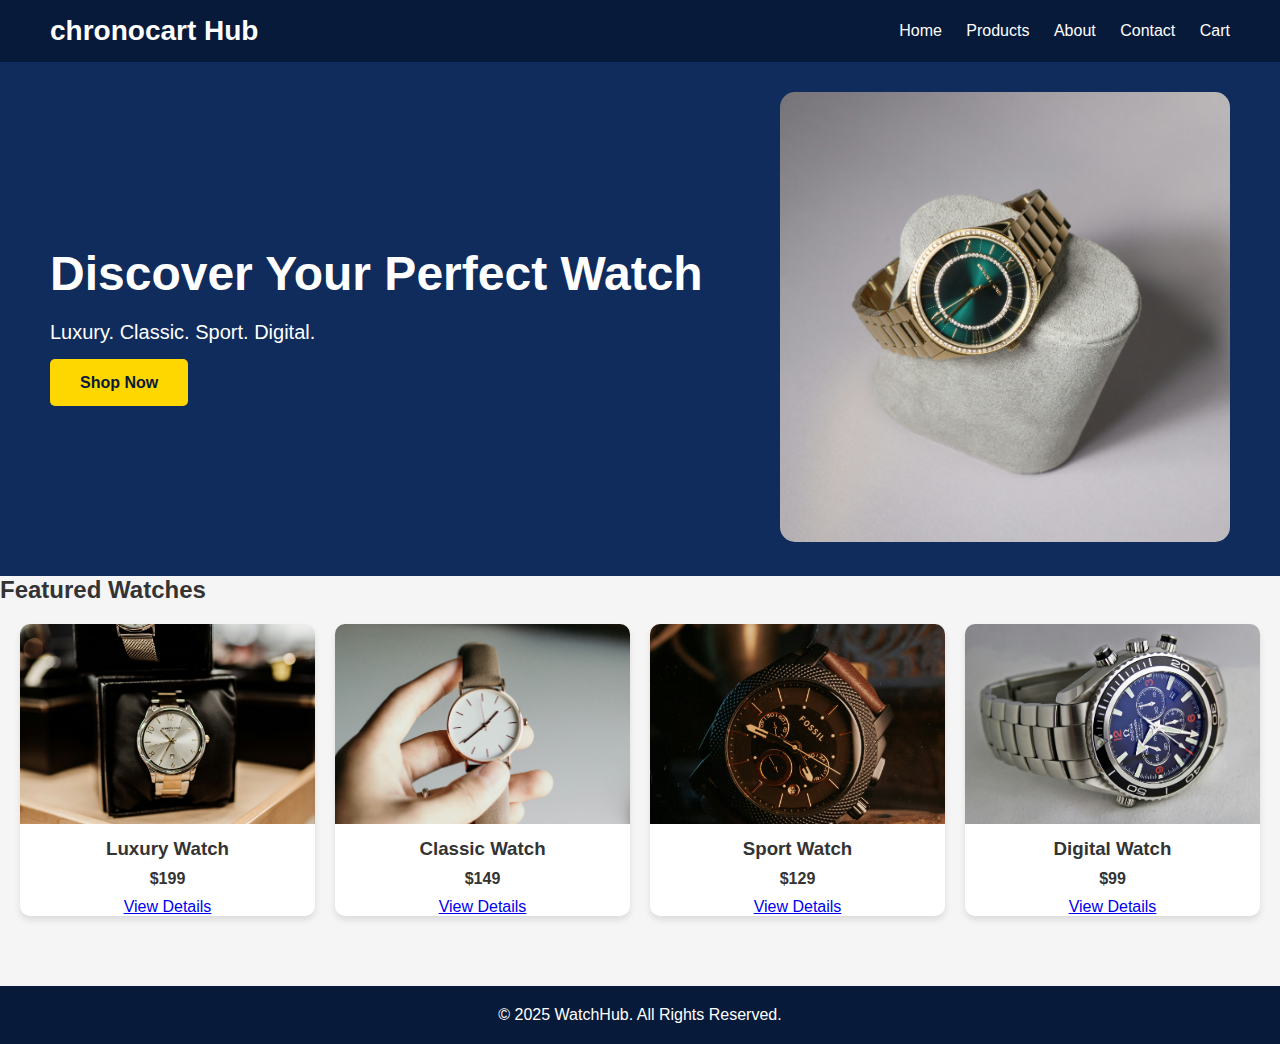
<file: index.html>
<!DOCTYPE html>
<html lang="en">
<head>
    <meta charset="UTF-8">
    <meta name="viewport" content="width=device-width, initial-scale=1.0">
    <title>chronocart Hub - Home</title>
    <link rel="stylesheet" href="css/style.css">
</head>
<body>
    <!-- Header -->
    <header>
        <div class="logo">chronocart Hub</div>
        <nav>
            <a href="index.html">Home</a>
            <a href="products.html">Products</a>
            <a href="about.html">About</a>
            <a href="contact.html">Contact</a>
            <a href="cart.html">Cart</a>
        </nav>
    </header>

    <!-- Hero Section -->
    <section class="hero">
        <div class="hero-text">
            <h1>Discover Your Perfect Watch</h1>
            <p>Luxury. Classic. Sport. Digital.</p>
            <a href="products.html" class="btn">Shop Now</a>
        </div>
        <div class="hero-image">
            <img src="images/hero.jpg" alt="Hero Watch">
        </div>
    </section>

    <!-- Featured Products -->
    <section class="featured-products">
        <h2>Featured Watches</h2>
        <div class="products-grid">
            <div class="product-card">
                <img src="images/hero1.jpg" alt="Luxury Watch">
                <h3>Luxury Watch</h3>
                <p>$199</p>
                <a href="product-details.html">View Details</a>
            </div>
            <div class="product-card">
                <img src="images/hero2.jpg" alt="Classic Watch">
                <h3>Classic Watch</h3>
                <p>$149</p>
                <a href="product-details.html">View Details</a>
            </div>
            <div class="product-card">
                <img src="images/hero3.jpg" alt="Sport Watch">
                <h3>Sport Watch</h3>
                <p>$129</p>
                <a href="product-details.html">View Details</a>
            </div>
            <div class="product-card">
                <img src="images/hero4.jpg" alt="Digital Watch">
                <h3>Digital Watch</h3>
                <p>$99</p>
                <a href="product-details.html">View Details</a>
            </div>
        </div>
    </section>

    <!-- Footer -->
    <footer>
        <p>&copy; 2025 WatchHub. All Rights Reserved.</p>
    </footer>
</body>
</html>
</file>
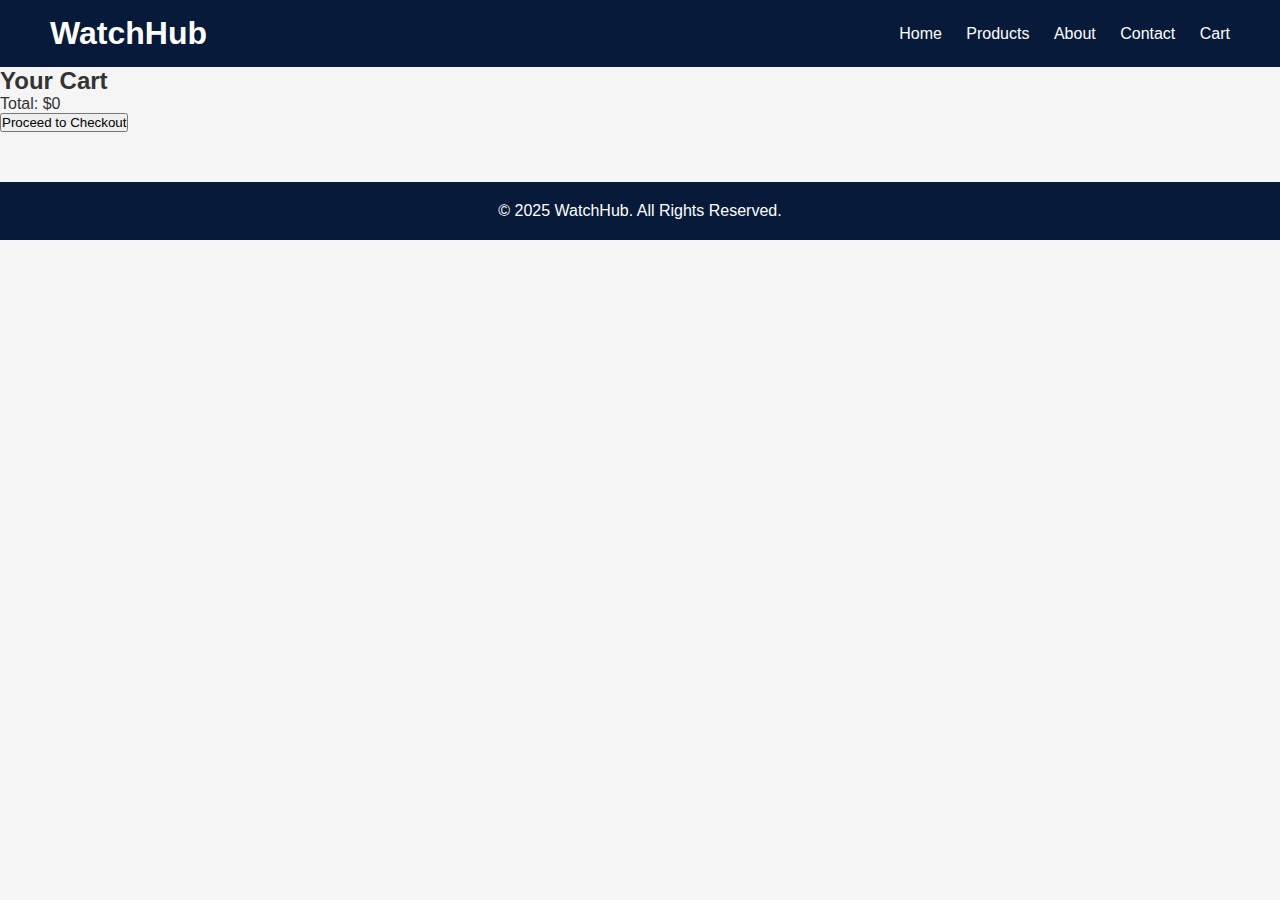
<file: cart.html>
<!DOCTYPE html>
<html lang="en">
<head>
    <meta charset="UTF-8">
    <meta name="viewport" content="width=device-width, initial-scale=1.0">
    <title>WatchHub - Cart</title>
    <link rel="stylesheet" href="css/style.css">
</head>
<body>
    <header>
        <h1>WatchHub</h1>
        <nav>
            <a href="index.html">Home</a>
            <a href="products.html">Products</a>
            <a href="about.html">About</a>
            <a href="contact.html">Contact</a>
            <a href="cart.html">Cart</a>
        </nav>
    </header>

    <section class="cart-section">
        <h2>Your Cart</h2>
        <div id="cart-items"></div>
        <p id="total-price"></p>
        <a href="checkout.html"><button>Proceed to Checkout</button></a>
    </section>

    <footer>
        <p>&copy; 2025 WatchHub. All Rights Reserved.</p>
    </footer>

    <script src="js/script.js"></script>
</body>
</html>
</file>
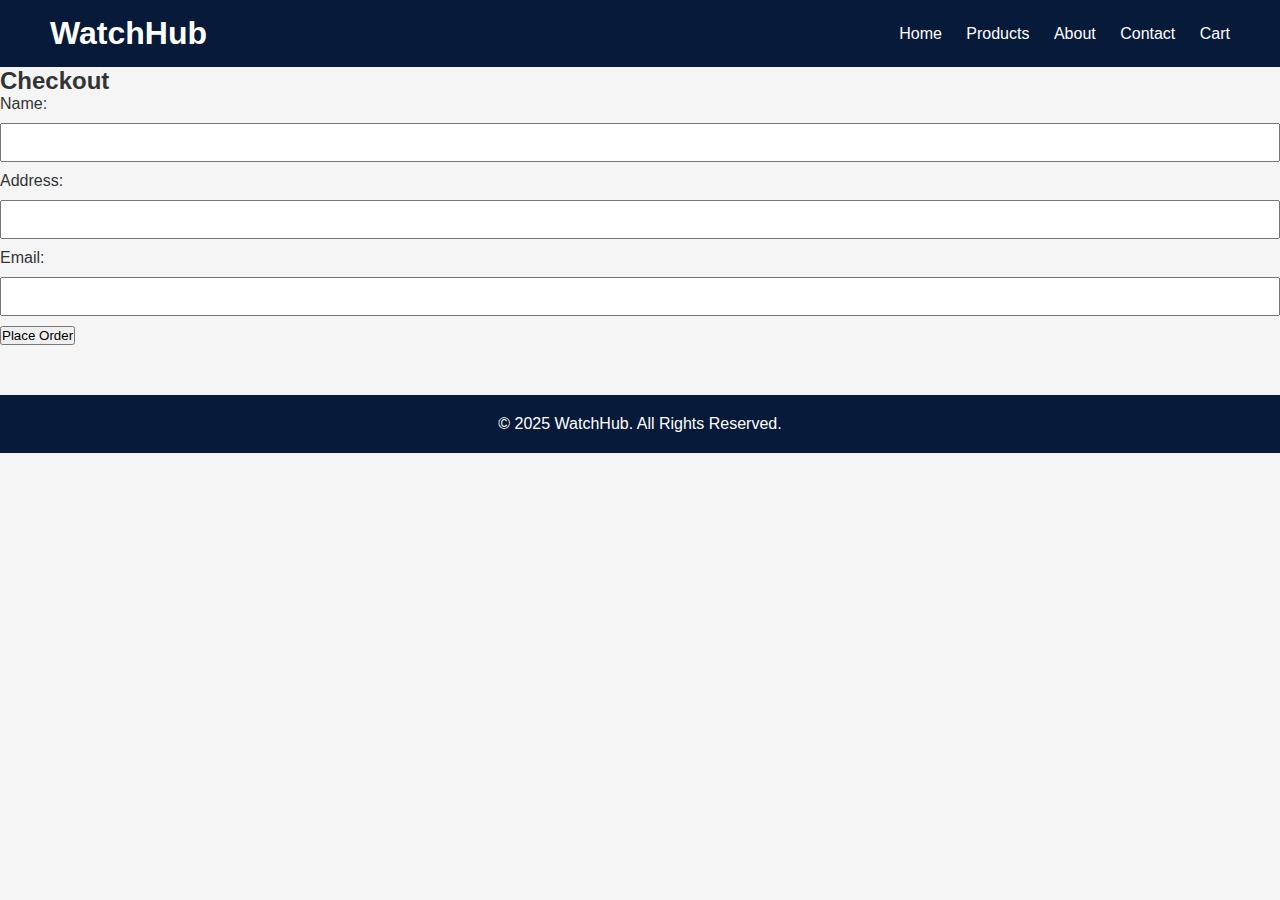
<file: checkout.html>
<!DOCTYPE html>
<html lang="en">
<head>
    <meta charset="UTF-8">
    <meta name="viewport" content="width=device-width, initial-scale=1.0">
    <title>WatchHub - Checkout</title>
    <link rel="stylesheet" href="css/style.css">
</head>
<body>
    <header>
        <h1>WatchHub</h1>
        <nav>
            <a href="index.html">Home</a>
            <a href="products.html">Products</a>
            <a href="about.html">About</a>
            <a href="contact.html">Contact</a>
            <a href="cart.html">Cart</a>
        </nav>
    </header>

    <section class="checkout">
        <h2>Checkout</h2>
        <form onsubmit="placeOrder(); return false;">
            <label>Name:</label>
            <input type="text" id="name" required>
            <label>Address:</label>
            <input type="text" id="address" required>
            <label>Email:</label>
            <input type="email" id="email" required>
            <button type="submit">Place Order</button>
        </form>
    </section>

    <footer>
        <p>&copy; 2025 WatchHub. All Rights Reserved.</p>
    </footer>

    <script src="js/script.js"></script>
</body>
</html>
</file>
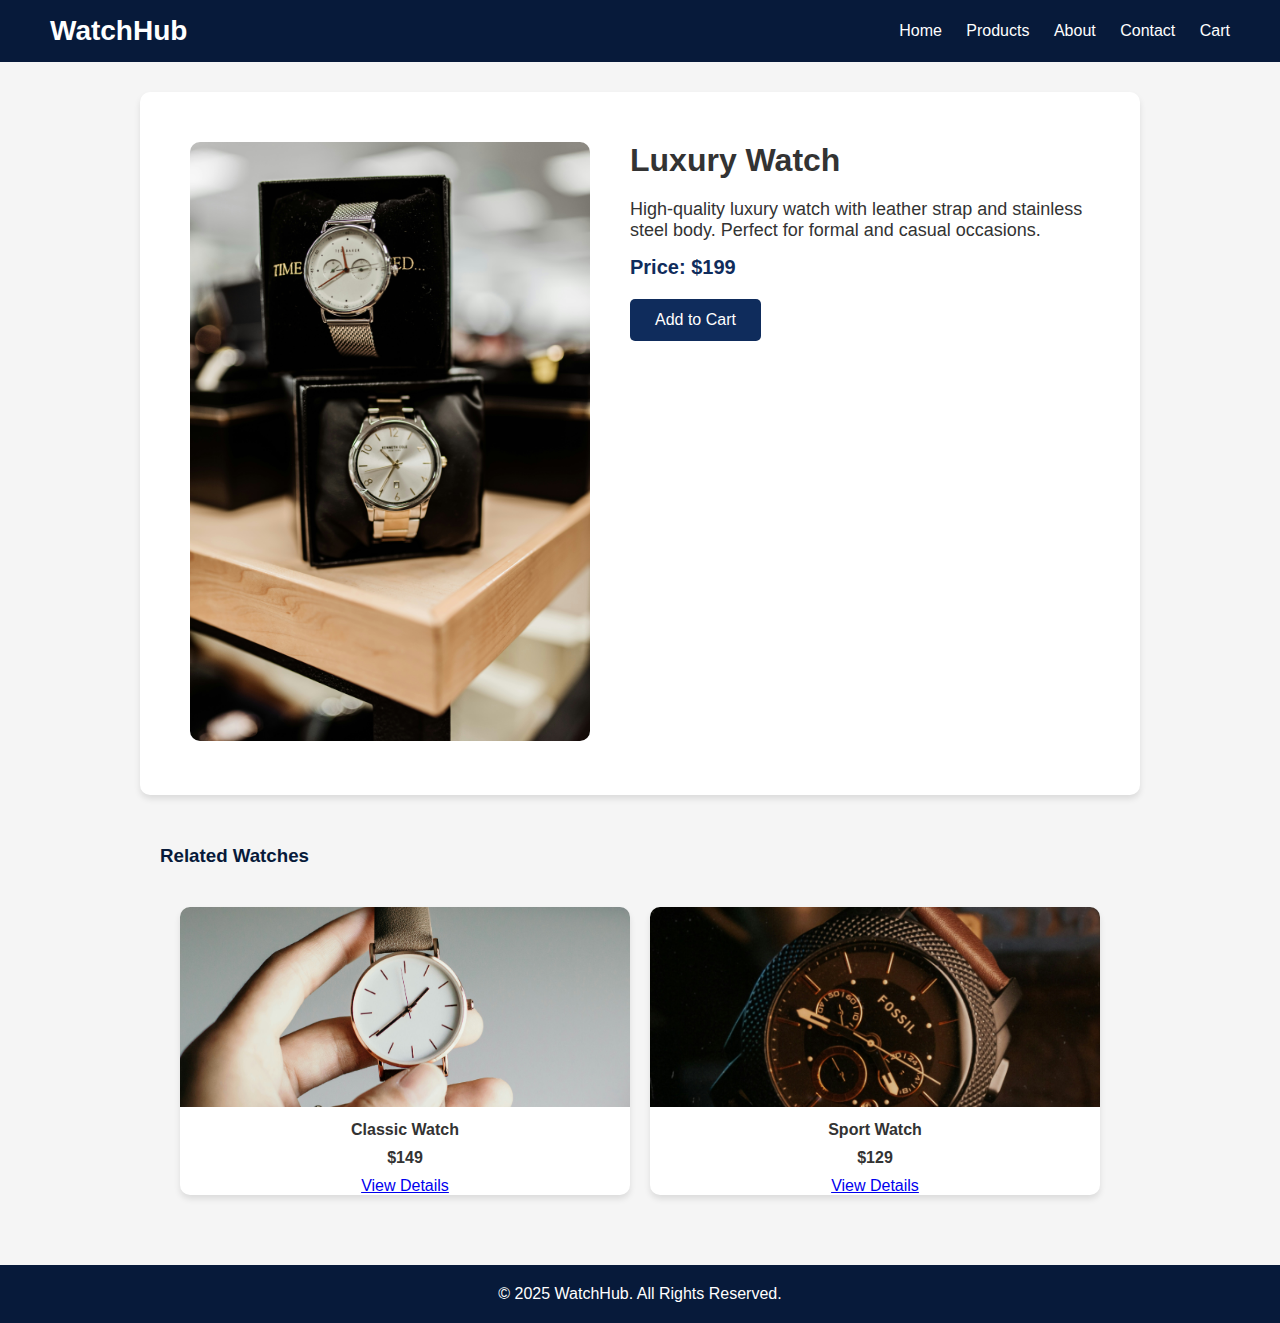
<file: product-details.html>
<!DOCTYPE html>
<html lang="en">
<head>
    <meta charset="UTF-8">
    <meta name="viewport" content="width=device-width, initial-scale=1.0">
    <title>WatchHub - Product Details</title>
    <link rel="stylesheet" href="css/style.css">
</head>
<body>
    <!-- Header -->
    <header>
        <div class="logo">WatchHub</div>
        <nav>
            <a href="index.html">Home</a>
            <a href="products.html">Products</a>
            <a href="about.html">About</a>
            <a href="contact.html">Contact</a>
            <a href="cart.html">Cart</a>
        </nav>
    </header>

    <!-- Product Details Section -->
    <section class="product-details">
        <div class="product-image">
            <img src="images/hero1.jpg" alt="Luxury Watch">
        </div>
        <div class="details">
            <h2>Luxury Watch</h2>
            <p>High-quality luxury watch with leather strap and stainless steel body. Perfect for formal and casual occasions.</p>
            <p class="price">Price: $199</p>
            <button onclick="addToCart('Luxury Watch', 199)">Add to Cart</button>
        </div>
    </section>

    <!-- Related Products (Optional) -->
    <section class="related-products">
        <h3>Related Watches</h3>
        <div class="products-grid">
            <div class="product-card">
                <img src="images/hero2.jpg" alt="Classic Watch">
                <h4>Classic Watch</h4>
                <p>$149</p>
                <a href="product-details.html">View Details</a>
            </div>
            <div class="product-card">
                <img src="images/hero3.jpg" alt="Sport Watch">
                <h4>Sport Watch</h4>
                <p>$129</p>
                <a href="product-details.html">View Details</a>
            </div>
        </div>
    </section>

    <!-- Footer -->
    <footer>
        <p>&copy; 2025 WatchHub. All Rights Reserved.</p>
    </footer>

    <script src="js/script.js"></script>
</body>
</html>
</file>
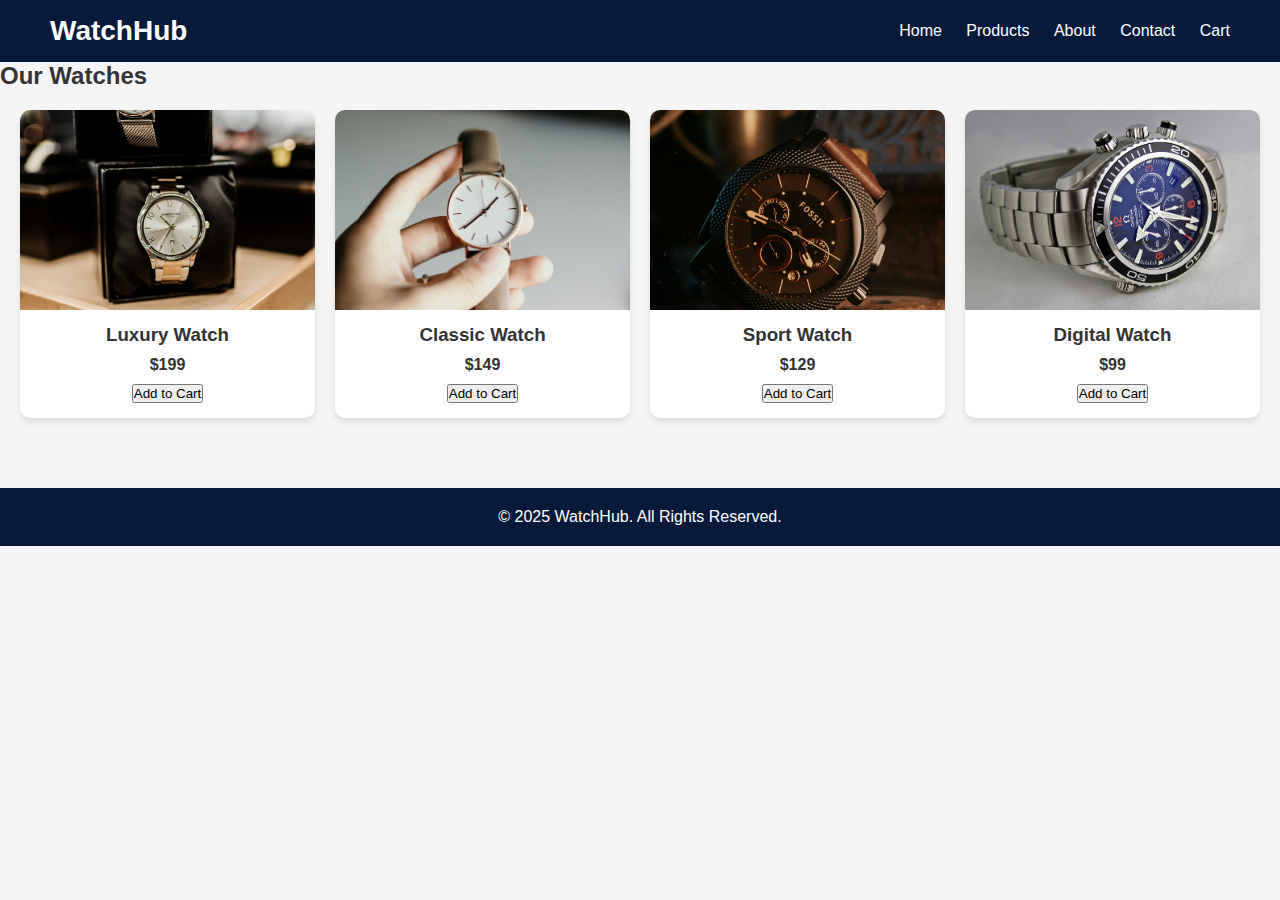
<file: products.html>
<!DOCTYPE html>
<html lang="en">
<head>
    <meta charset="UTF-8">
    <meta name="viewport" content="width=device-width, initial-scale=1.0">
    <title>WatchHub - Products</title>
    <link rel="stylesheet" href="css/style.css">
</head>
<body>
    <!-- Header -->
    <header>
        <div class="logo">WatchHub</div>
        <nav>
            <a href="index.html">Home</a>
            <a href="products.html">Products</a>
            <a href="about.html">About</a>
            <a href="contact.html">Contact</a>
            <a href="cart.html">Cart</a>
        </nav>
    </header>

    <!-- Products Section -->
    <section class="products-list">
        <h2>Our Watches</h2>
        <div class="products-grid">
            <div class="product-card">
                <img src="images/hero1.jpg" alt="Luxury Watch">
                <h3>Luxury Watch</h3>
                <p>$199</p>
                <button onclick="addToCart('Luxury Watch', 199)">Add to Cart</button>
            </div>
            <div class="product-card">
                <img src="images/hero2.jpg" alt="Classic Watch">
                <h3>Classic Watch</h3>
                <p>$149</p>
                <button onclick="addToCart('Classic Watch', 149)">Add to Cart</button>
            </div>
            <div class="product-card">
                <img src="images/hero3.jpg" alt="Sport Watch">
                <h3>Sport Watch</h3>
                <p>$129</p>
                <button onclick="addToCart('Sport Watch', 129)">Add to Cart</button>
            </div>
            <div class="product-card">
                <img src="images/hero4.jpg" alt="Digital Watch">
                <h3>Digital Watch</h3>
                <p>$99</p>
                <button onclick="addToCart('Digital Watch', 99)">Add to Cart</button>
            </div>
        </div>
    </section>

    <!-- Footer -->
    <footer>
        <p>&copy; 2025 WatchHub. All Rights Reserved.</p>
    </footer>

    <script src="js/script.js"></script>
</body>
</html>
</file>
<file: css/style.css>
/* Reset */
* {
    margin: 0;
    padding: 0;
    box-sizing: border-box;
}

body {
    font-family: 'Arial', sans-serif;
    background-color: #f5f5f5;
    color: #333;
}

/* Header */
header {
    background-color: #071A3A;
    color: white;
    padding: 15px 50px;
    display: flex;
    justify-content: space-between;
    align-items: center;
}

header .logo {
    font-size: 28px;
    font-weight: bold;
}

header nav a {
    color: white;
    margin-left: 20px;
    text-decoration: none;
    font-weight: 500;
    transition: color 0.3s;
}

header nav a:hover {
    color: #FFD700;
}

/* Hero Section */
.banner, .hero {
    display: flex;
    justify-content: space-between;
    align-items: center;
    padding: 30px 50px; /* reduced from 50px for better balance */
    background-color: #0F2C5C;
    color: white;
}

.hero-text h1 {
    font-size: 48px;
    margin-bottom: 20px;
}

.hero-text p {
    font-size: 20px;
    margin-bottom: 30px;
}

.hero .btn {
    padding: 15px 30px;
    background: #FFD700;
    color: #071A3A;
    text-decoration: none;
    font-weight: bold;
    border-radius: 5px;
    transition: background 0.3s;
}

.hero .btn:hover {
    background: #e6c200;
}

/* Hero Image - Medium Size */
.hero-image img {
    width: 100%;          /* responsive */
    max-width: 450px;     /* limits size on desktop */
    height: auto;         /* maintains proportions */
    border-radius: 15px;
}

/* Products Grid */
.products-grid {
    display: grid;
    grid-template-columns: repeat(auto-fit, minmax(200px, 1fr));
    gap: 20px;
    padding: 20px;
}

.product-card {
    background: white;
    border-radius: 10px;
    overflow: hidden;
    box-shadow: 0 4px 6px rgba(0,0,0,0.1);
    text-align: center;
    transition: transform 0.3s, box-shadow 0.3s;
}

.product-card:hover {
    transform: translateY(-5px);
    box-shadow: 0 8px 12px rgba(0,0,0,0.2);
}

.product-card img {
    width: 100%;
    height: 200px;
    object-fit: cover;
}

.product-card h3, .product-card h4 {
    margin: 10px 0;
}

.product-card p {
    margin-bottom: 10px;
    font-weight: bold;
}

.product-card a, .product-card button {
    margin-bottom: 15px;
}

/* Product Details Page */
.product-details {
    display: flex;
    gap: 40px;
    padding: 50px;
    background: white;
    border-radius: 10px;
    max-width: 1000px;
    margin: 30px auto;
    box-shadow: 0 4px 6px rgba(0,0,0,0.1);
}

.product-details .product-image img {
    width: 400px;
    height: auto;
    border-radius: 10px;
}

.product-details .details {
    flex: 1;
}

.product-details .details h2 {
    font-size: 32px;
    margin-bottom: 20px;
}

.product-details .details p {
    font-size: 18px;
    margin-bottom: 15px;
}

.product-details .details .price {
    font-size: 20px;
    font-weight: bold;
    color: #0F2C5C;
    margin-bottom: 20px;
}

.product-details .details button {
    padding: 12px 25px;
    font-size: 16px;
    background: #0F2C5C;
    color: white;
    border: none;
    cursor: pointer;
    border-radius: 5px;
    transition: background 0.3s;
}

.product-details .details button:hover {
    background: #071A3A;
}

/* Related Products */
.related-products {
    max-width: 1000px;
    margin: 50px auto;
    padding: 0 20px;
}

.related-products h3 {
    margin-bottom: 20px;
    color: #071A3A;
}

.related-products .products-grid {
    display: grid;
    grid-template-columns: repeat(auto-fit, minmax(200px, 1fr));
    gap: 20px;
}

/* Footer */
footer {
    background-color: #071A3A;
    color: white;
    text-align: center;
    padding: 20px;
    margin-top: 50px;
}

/* Buttons */
button, .btn {
    cursor: pointer;
    transition: 0.3s;
}

/* Inputs */
input {
    display: block;
    margin: 10px 0;
    padding: 10px;
    width: 100%;
    box-sizing: border-box;
}

/* Responsive Design */
@media(max-width: 900px) {
    .hero, .product-details {
        flex-direction: column;
        text-align: center;
    }
    .hero-image img, .product-details .product-image img {
        width: 80%;  /* scales down on mobile */
        margin: 20px 0;
    }
}
</file>
